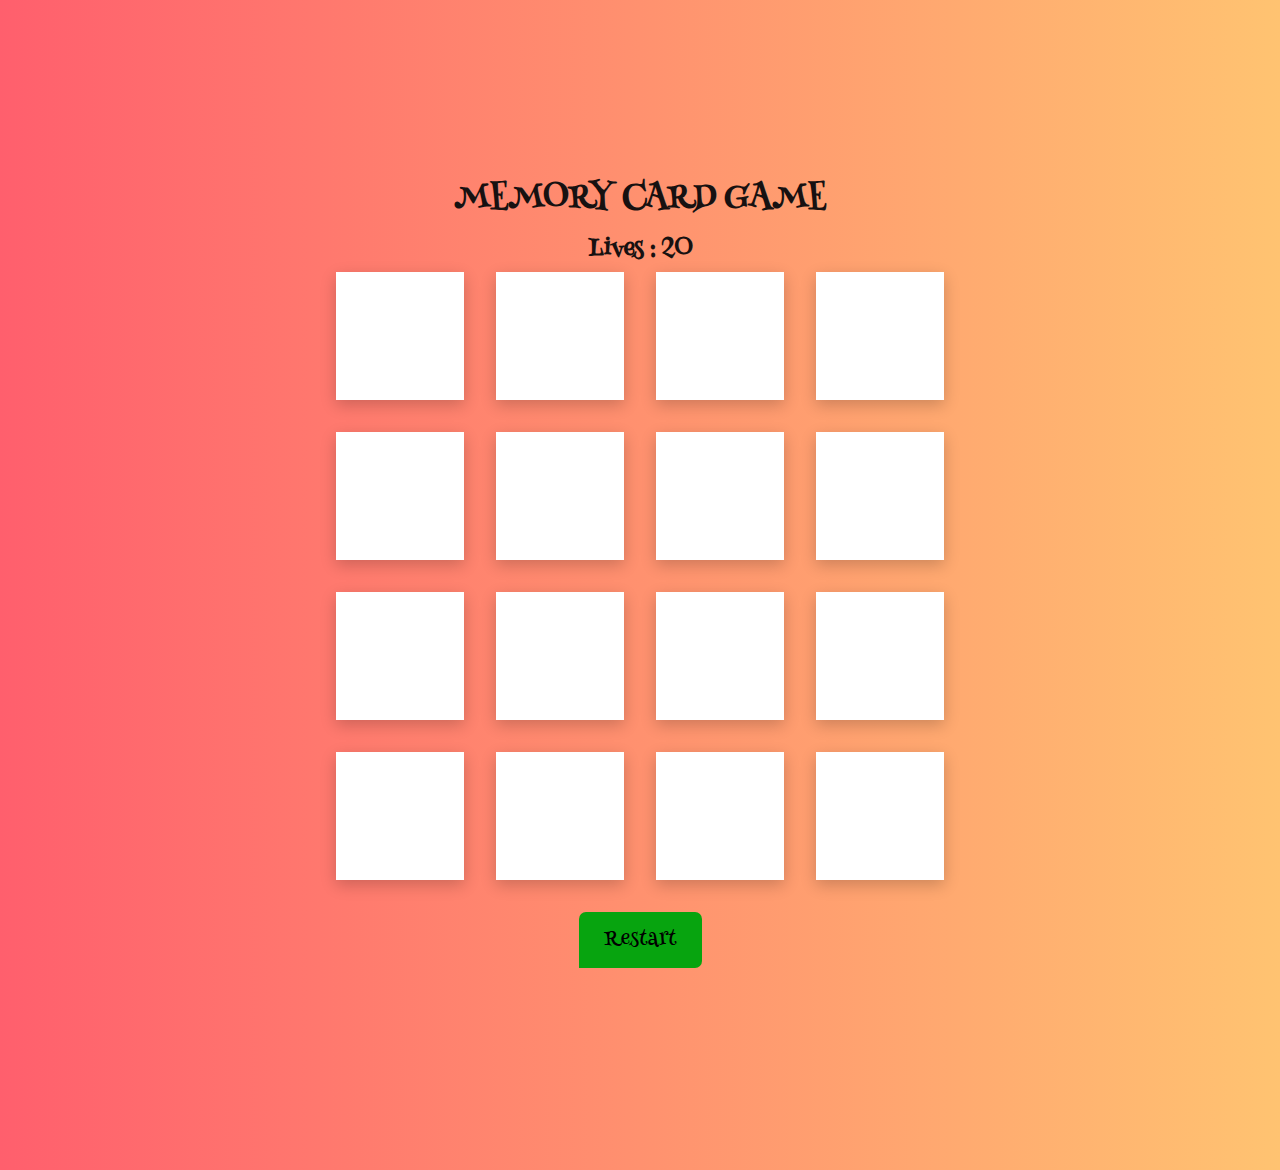
<file: index.html>
<!DOCTYPE html>
<html lang="en">
  <head>
    <meta charset="UTF-8" />
    <meta http-equiv="X-UA-Compatible" content="IE=edge" />
    <meta name="viewport" content="width=device-width, initial-scale=1.0" />
    <title>Memory Card 🥑🍆🥔🥕</title>
    <link
      href="https://fonts.googleapis.com/css2?family=Henny+Penny&display=swap"
      rel="stylesheet"
    />
    <link rel="stylesheet" href="./assets/style.css" />
  </head>
  <body>
    <h1>MEMORY CARD GAME</h1>
    <h2>Lives : <span class="playerLivesCount"></span></h2>
    <section></section>
    <button onclick="restart('Do you want to restart the game ?')" class="btn">Restart</button>
    <!-- <audio src="./assets/click.wav" class="sound"></audio> -->
    <script src="./assets/app.js"></script>
  </body>
</html>
</file>
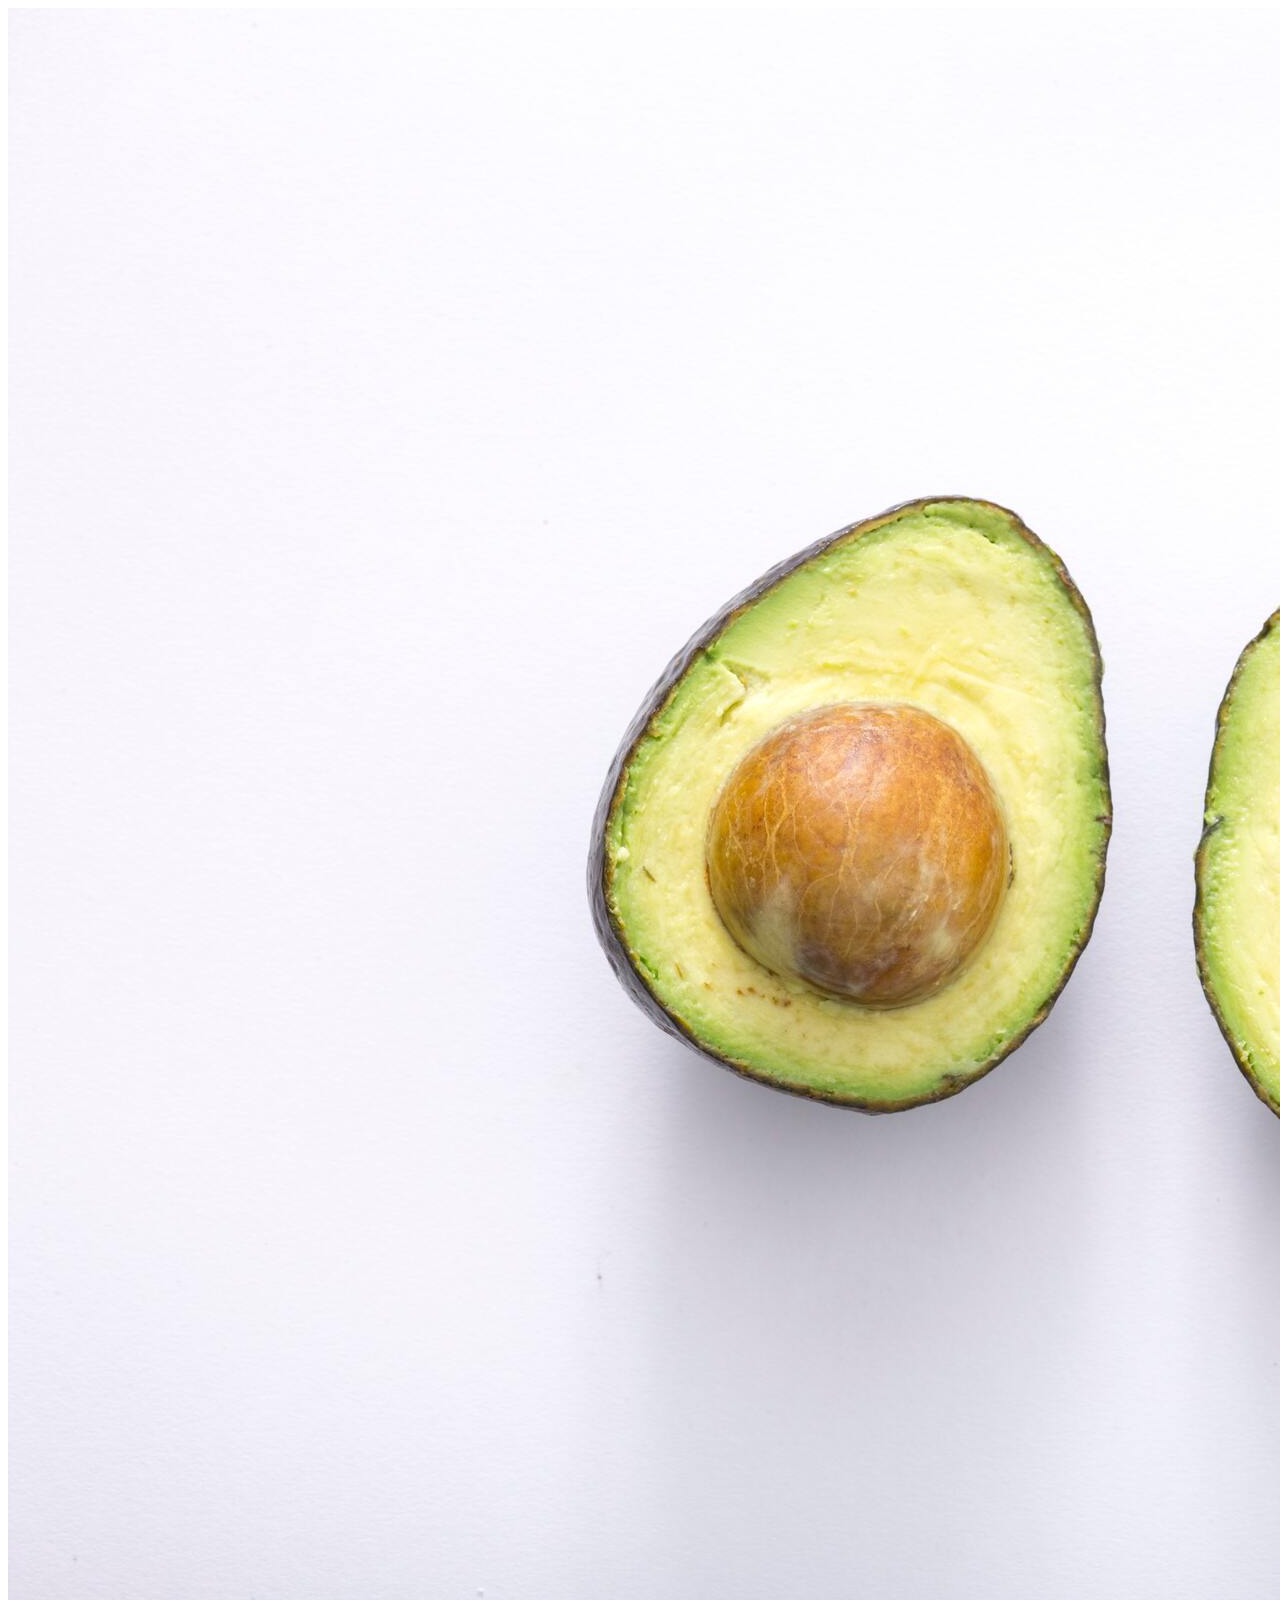
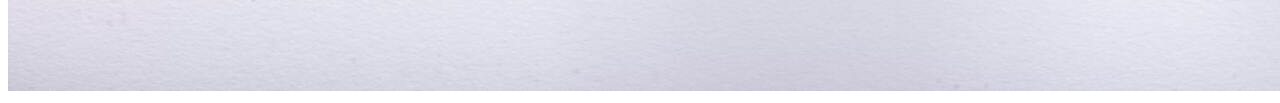
<file: test-sound.html>
<!DOCTYPE html>
<html lang="en">
<head>
    <meta charset="UTF-8">
    <meta http-equiv="X-UA-Compatible" content="IE=edge">
    <meta name="viewport" content="width=device-width, initial-scale=1.0">
    <title>Document</title>
</head>
<body>
    <div class="card">
        <img onclick="audio.play()" src="./assets/images/avocado.jpg" alt="">
        <div class="back"></div>
    </div>
    <script>
        const audio = new Audio("./assets/click.wav")
        audio.play()
    </script>
</body>
</html>
</file>
<file: assets/style.css>
*{
    margin: 0;
    padding: 0;
    box-sizing: border-box;
}
body {
    height: 130vh;
    background:linear-gradient(to right, #FF5F6D, #FFC371);
    font-family: 'Henny Penny', cursive;
    display: flex;
    justify-content: center;
    align-items: center;
    flex-direction: column;
}
h1, h2 {
    color: rgb(23, 17, 17);
}
section {
    display: grid;
    grid-template-columns: repeat(4,8rem);
    grid-template-rows: repeat(4,8rem);
    grid-gap: 2rem;
    perspective: 800px;
}

.card {
    position: relative;
    transform-style: preserve-3d;
    transition: all 2s cubic-bezier(0.175, 0.885, 0.32, 1.275);
    box-shadow: rgba(0,0,0,0.2) 0px 5px 15px;
}
.front, .back {
    width: 100%;
    height: 100%;
    position: absolute;
    pointer-events: none;
}
.back{
    background: white;
    backface-visibility: hidden;
}
.toggleCard {
    transform: rotateY(180deg)
}
.btn{
    padding: 10px 25px;
    margin: 2rem;
    font-size: 20px;
    font-family: Henny Penny;
    cursor: pointer;
    border: none;
    border-radius: 7px;
    border-bottom-left-radius: 0;
    background-color: rgb(7, 164, 15);
    transition: all 0.3s;
}
.btn:hover {
    background-color: rgb(127, 127, 255);
}
</file>
